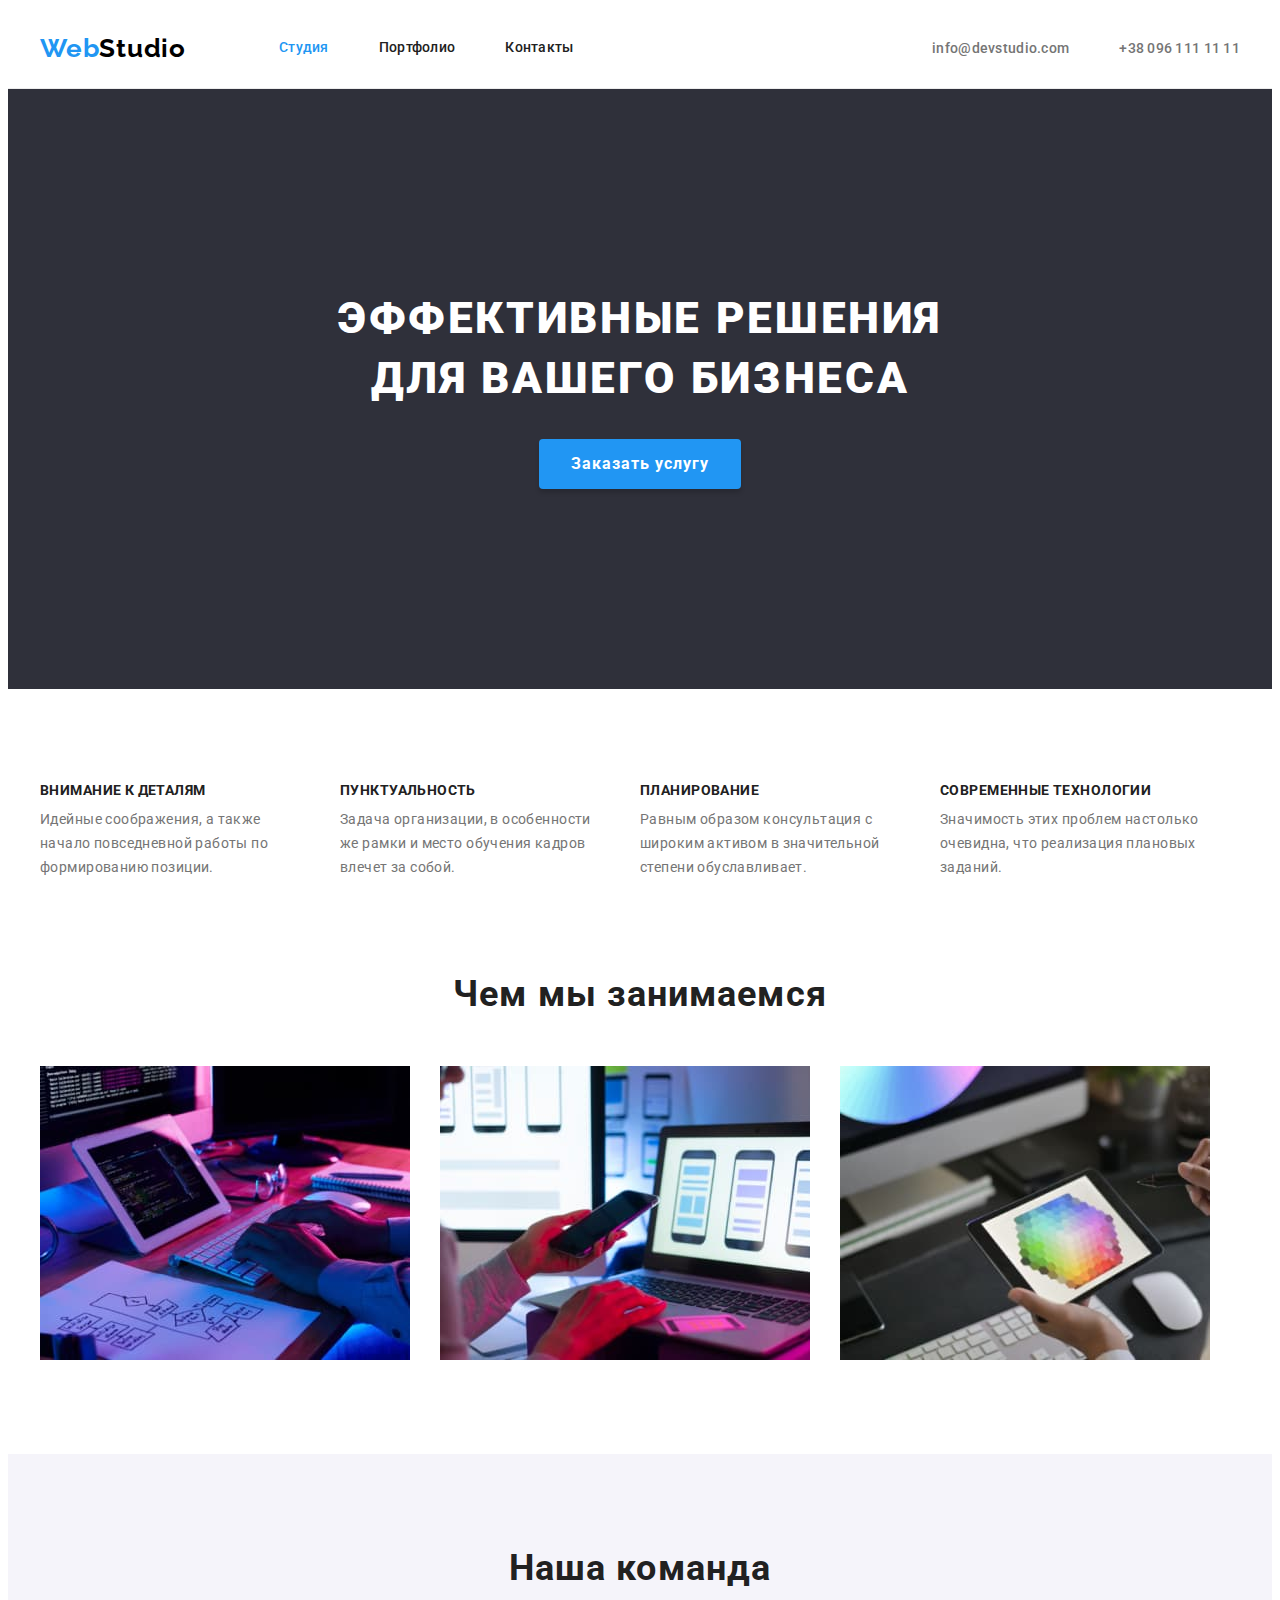
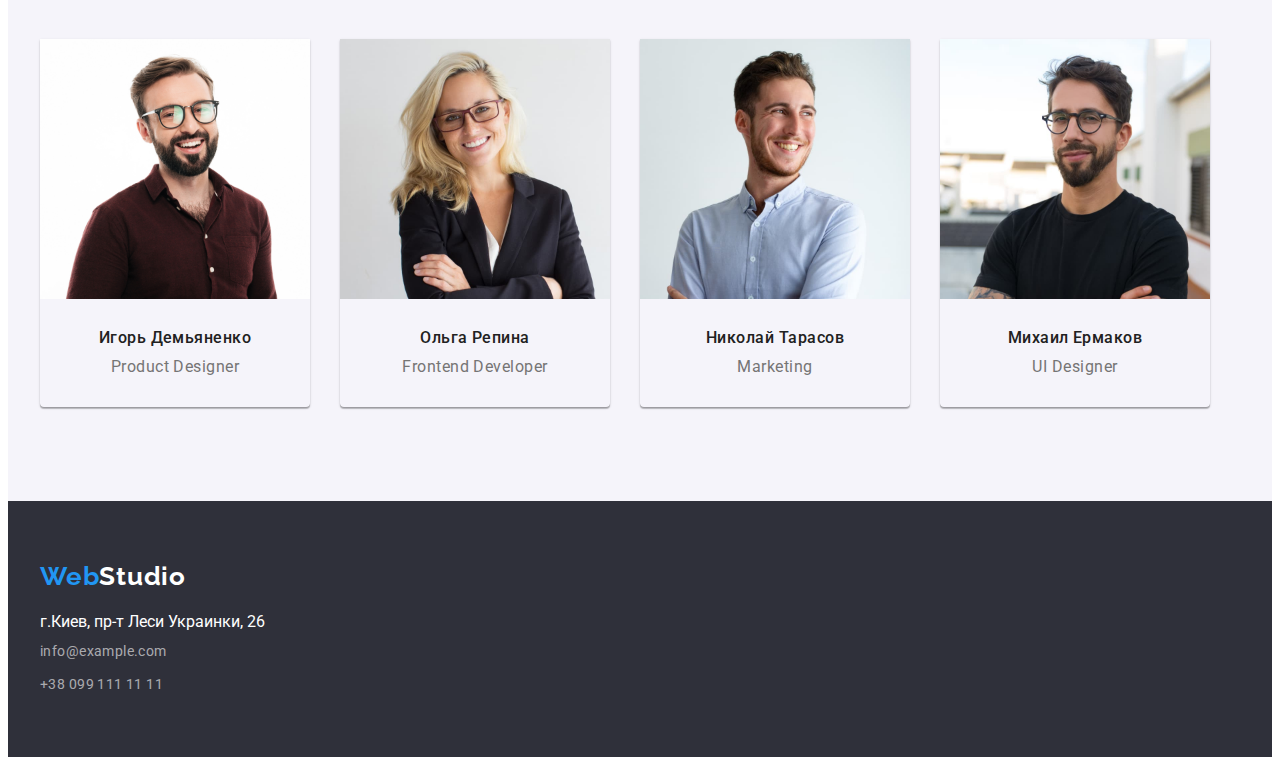
<file: index.html>
<!DOCTYPE html>
<html lang="ru">

<head>
    <link rel="stylesheet" href="https://cdnjs.cloudflare.com/ajax/libs/modern-normalize/1.1.0/modern-normalize.min.css"
        integrity="sha512-wpPYUAdjBVSE4KJnH1VR1HeZfpl1ub8YT/NKx4PuQ5NmX2tKuGu6U/JRp5y+Y8XG2tV+wKQpNHVUX03MfMFn9Q=="
        crossorigin="anonymous" referrerpolicy="no-referrer" />
    <link rel="preconnect" href="https://fonts.googleapis.com">
    <link rel="preconnect" href="https://fonts.gstatic.com" crossorigin>
    <link
        href="https://fonts.googleapis.com/css2?family=Raleway:wght@700&family=Roboto:wght@400;500;700;900&display=swap"
        rel="stylesheet">

    <link rel="stylesheet" href="./css/styles.css">
    <meta charset="UTF-8">
    <meta http-equiv="X-UA-Compatible" content="IE=edge">
    <meta name="viewport" content="width=device-width, initial-scale=1.0">
    <title>WebStudio</title>
</head>

<body>
    <!--Хедер-меню-->
    <header class="header">
        <div class="container header-cont">
            <a href="./index.html" class="title-hd header-logo-cont">Web<span class="title-hd-st">Studio</span></a>
            <nav class="nav-sect-hd ">
                <ul class="list nav-list">
                    <li class="nav-item">
                        <a href="index.html" class="link-hd current">Студия</a>
                    </li>
                    <li class="nav-item">
                        <a href="portfolio.html" class="link-hd">Портфолио</a>
                    </li>
                    <li class="nav-item">
                        <a href="" class="link-hd">Контакты</a>
                    </li>
                </ul>
            </nav>
                <ul class="list cont-menu-container cont-container">
                    <li class="nav-cont-item">
                        <a href="mailto:info@devstudio.com" class="link-hd-cont">info@devstudio.com</a>
                    </li>
                    <li class="nav-cont-item">
                        <a href="tel:+380961111111" class="link-hd-cont">+38 096 111 11 11</a>
                    </li>
                </ul>
        </div>
    </header>
    <!--Hero Section-->
    <main>
        <!--Первая Центральная секция-->
        <section class="hero-text-sect">
            <div class="container">
                <h1 class="hero-text hero-cont">
                    Эффективные решения для вашего бизнеса
                </h1>
                <button type="button" class="button-hero-sect">Заказать услугу</button>
            </div>
        </section>
        <!--Блоками-->
        <section class="section-block-cont">
            <div class="container">
            <ul class="list list-block-cont">
                    <li class="list-pre-title">
                        <h3 class="char-text">Внимание к деталям</h3>
                        <p class="char-text-p">Идейные соображения, а также начало повседневной работы по формированию
                            позиции.</p>
                    </li>
                    <li class="list-pre-title">
                        <h3 class="char-text">Пунктуальность</h3>
                        <p class="char-text-p">Задача организации, в особенности же рамки и место обучения кадров влечет за
                            собой.</p>
                    </li>
                    <li class="list-pre-title"> 
                        <h3 class="char-text">Планирование</h3>
                        <p class="char-text-p">Равным образом консультация с широким активом в значительной степени
                            обуславливает.</p>
                    </li>
                    <li class="list-pre-title">
                        <h3 class="char-text">Современные технологии</h3>
                        <p class="char-text-p">Значимость этих проблем настолько очевидна, что реализация плановых заданий.
                        </p>
                    </li>
                </ul>
            </div>
        </section>
        <!--Чем мы занимаемся-->
        <section class="our-works-container">
            <div class="container">
                <h2 class="our-works">Чем мы занимаемся</h2>
                <ul class="list list-our-works ">
                    <li class="our-works-photo">
                        <img src="./images/Studio/box1.jpg" alt="Картинка 1" width="370" height="294">
                    </li>
                    <li class="our-works-photo">
                        <img src="./images/Studio/box2.jpg" alt="Картинка 2" width="370" height="294">
                    </li>
                    <li class="our-works-photo">
                        <img src="./images/Studio/box3.jpg" alt="Картинка 3" width="370" height="294">
                    </li>
                </ul>
            </div>
        </section>
        <!--НАША КОМАНДА-->
        <section class="our-team-sect">
            <div class="container">
                <h2 class="our-team-text">Наша команда</h2>
                <ul class="list team-list-container">
                    <li class="team-cards item-team-container">
                        <img src="./images/Studio/img0.jpg" alt="Игорь Демьяненко" width="270" height="260">
                        <div class="text-team-cont">
                            <h3 class="team-name">Игорь Демьяненко</h3>
                            <p class="team-text-p">Product Designer</p>
                        </div>
                    </li>
                    <li class="team-cards item-team-container">
                        <img src="./images/Studio/img1.jpg" alt="Ольга Репина" width="270" height="260">
                        <div class="text-team-cont">
                            <h3 class="team-name">Ольга Репина</h3>
                            <p class="team-text-p">Frontend Developer</p>
                        </div>
                    </li>
                    <li class="team-cards item-team-container">
                        <img src="./images/Studio/img2.jpg" alt="Николай Тарасов" width="270" height="260">
                        <div class="text-team-cont">
                            <h3 class="team-name">Николай Тарасов</h3>
                            <p class="team-text-p">Marketing</p>
                        </div>
                    </li>
                    <li class="team-cards item-team-container">
                        <img src="./images/Studio/img3.jpg" alt="Михаил Ермаков" width="270" height="260">
                        <div class="text-team-cont">
                            <h3 class="team-name">Михаил Ермаков</h3>
                            <p class="team-text-p">UI Designer</p>
                        </div>
                    </li>
                </ul>
            </div>
        </section>
    </main>
    <!--Футер-->
    <footer class="footer-sect">
        <div class="container">
            <a href="./index.html" class="logo-name-ft">
                <span class="logo-web-ft">Web</span><span>Studio</span>
            </a>
            <address class="adress-sect">
                <p class="adress-ft footer-item-list">г.Киев, пр-т Леси Украинки, 26</p>
                <ul class="list">
                    <li class="footer-item-list">
                        <a href="mailto:info@example.com" class="link-cont-ft">info@example.com</a>
                    </li>
                    <li class="footer-item-list">
                        <a href="tel:+380991111111" class="link-cont-ft">+38 099 111 11 11</a>
                    </li>
                </ul>
            </address>
        </div>
    </footer>
</body>

</html>
</file>
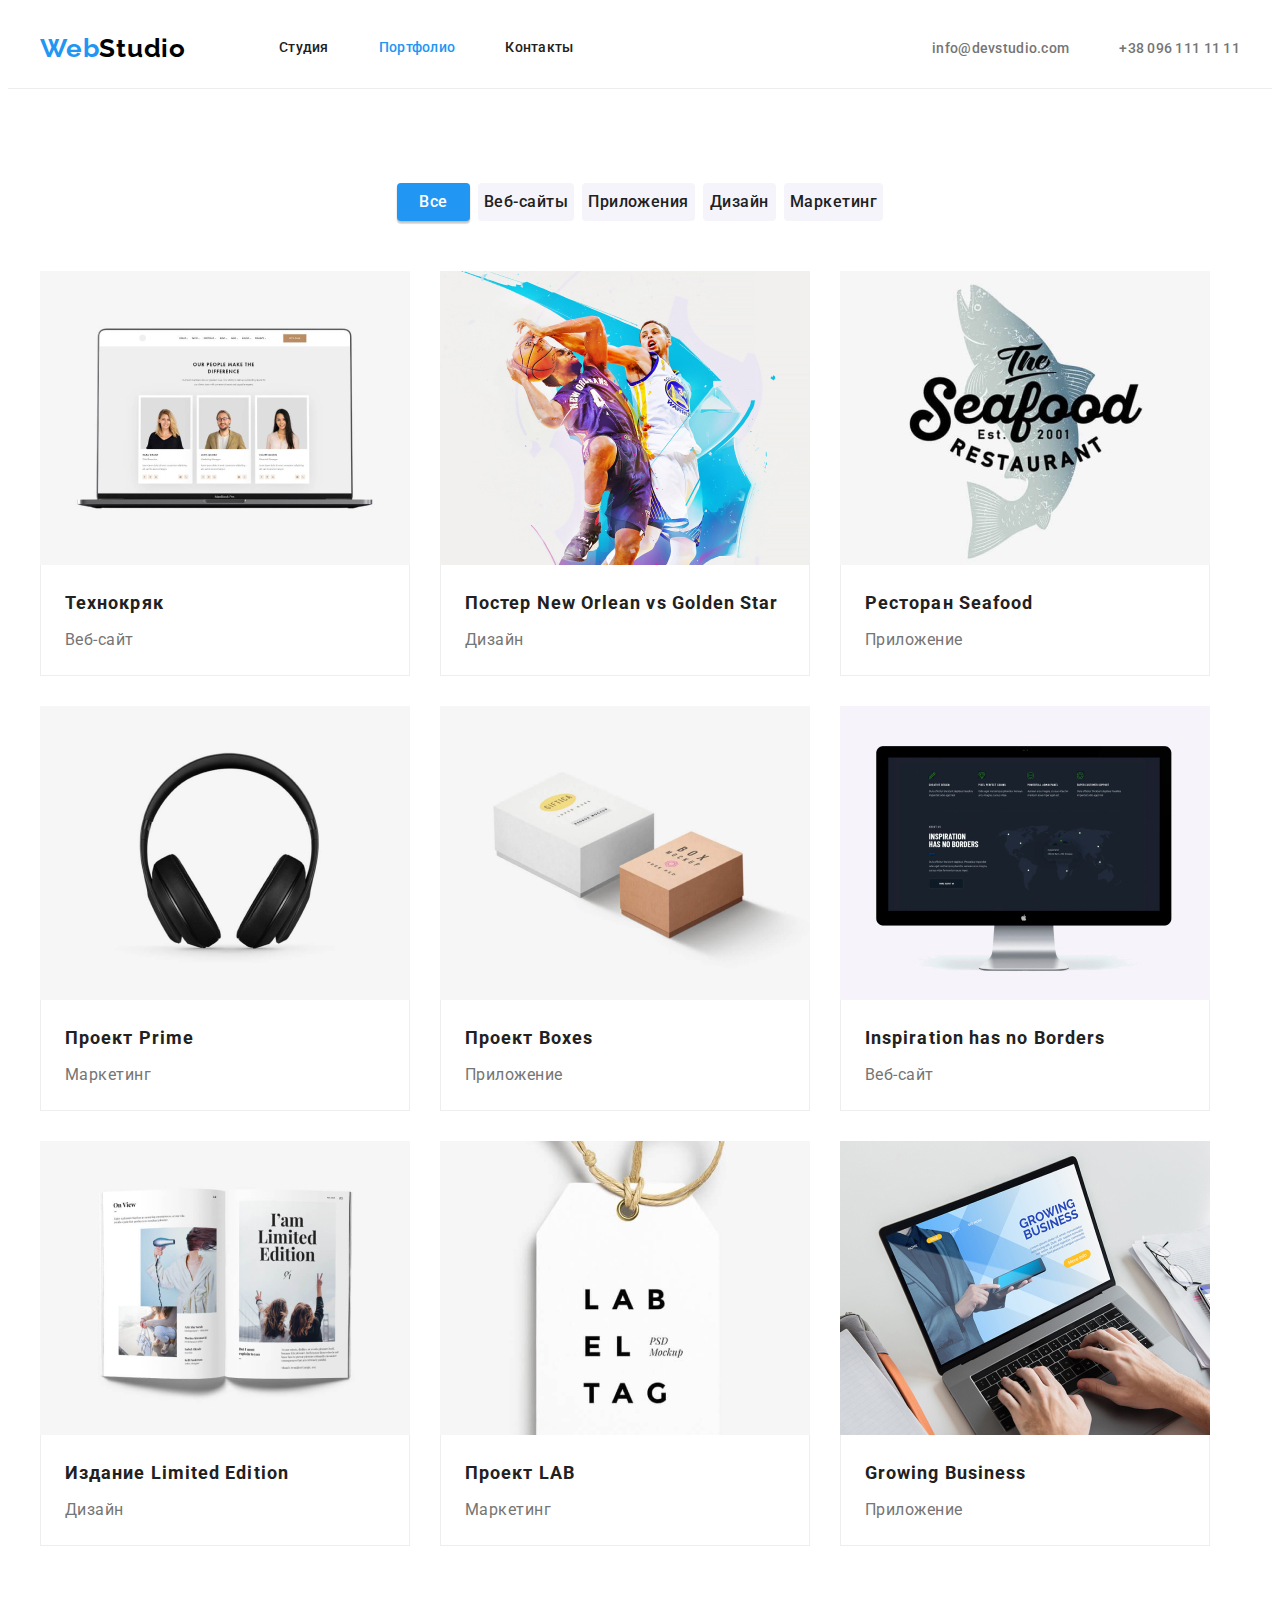
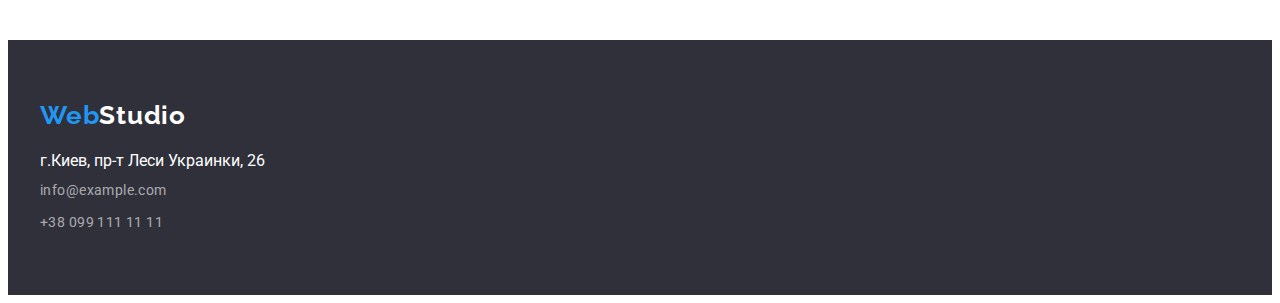
<file: portfolio.html>
<!DOCTYPE html>
<html lang="ru">
<head>
    <link rel="stylesheet" href="https://cdnjs.cloudflare.com/ajax/libs/modern-normalize/1.1.0/modern-normalize.min.css"
        integrity="sha512-wpPYUAdjBVSE4KJnH1VR1HeZfpl1ub8YT/NKx4PuQ5NmX2tKuGu6U/JRp5y+Y8XG2tV+wKQpNHVUX03MfMFn9Q=="
        crossorigin="anonymous" referrerpolicy="no-referrer" />
    <link rel="preconnect" href="https://fonts.googleapis.com">
    <link rel="preconnect" href="https://fonts.gstatic.com" crossorigin>
    <link href="https://fonts.googleapis.com/css2?family=Raleway:wght@700&family=Roboto:wght@400;500;700;900&display=swap"
        rel="stylesheet">

    <link rel="stylesheet" href="./css/styles.css">
    <meta charset="UTF-8">
    <meta http-equiv="X-UA-Compatible" content="IE=edge">
    <meta name="viewport" content="width=device-width, initial-scale=1.0">
    <title>Portfolio</title>
</head>
<body>
    <!--Хедер-меню-->
    <header class="header">
        <div class="container header-cont">
            <a href="./index.html" class="title-hd header-logo-cont">Web<span class="title-hd-st">Studio</span></a>
            <nav class="nav-sect-hd ">
                <ul class="list nav-list">
                    <li class="nav-item">
                        <a href="index.html" class="link-hd">Студия</a>
                    </li>
                    <li class="nav-item">
                        <a href="portfolio.html" class="link-hd current">Портфолио</a>
                    </li>
                    <li class="nav-item">
                        <a href="" class="link-hd">Контакты</a>
                    </li>
                </ul>
            </nav>
            <div class="cont-container">
                <ul class="list cont-menu-container">
                    <li class="nav-cont-item">
                        <a href="mailto:info@devstudio.com" class="link-hd-cont">info@devstudio.com</a>
                    </li>
                    <li class="nav-cont-item">
                        <a href="tel:+380961111111" class="link-hd-cont">+38 096 111 11 11</a>
                    </li>
                </ul>
            </div>
        </div>
    </header>
<!--Центральная секция-->
<main>
    <!--Список-->
    <section class="hero-text-portfolio-cont">
        <div class="container">
            <h1 class="visually-hidden">Таблица/Gallery</h1>
            <ul class="button-filter-sect list">
                <li class="button-filter-list-portf"><button type="button" class="button-filter current-button">Все</button></li>
                <li class="button-filter-list-portf"><button type="button" class="button-filter">Веб-сайты</button></li>
                <li class="button-filter-list-portf"><button type="button" class="button-filter">Приложения</button></li>
                <li class="button-filter-list-portf"><button type="button" class="button-filter">Дизайн</button></li>
                <li class="button-filter-list-portf"><button type="button" class="button-filter">Маркетинг</button></li>
            </ul>
            <!--Галлерея-->
            <ul class="list link-portf item-gallery-portf">
                <li class="gallery-portf-list">
                    <a href="">
                        <img src="./images/Portfolio/Gallery/img0.jpg" alt="Ноутбук" width="370" height="294">
                            <div class="text-portf-photo-gallery">
                                <h3 class="text-filters">Технокряк</h3>
                                <p class="text-filters-p">Веб-сайт</p>
                            </div>
                    </a>
                </li>
                <li class="gallery-portf-list">
                    <a href="">
                        <img src="./images/Portfolio/Gallery/img1.jpg" alt="Дизайн-баскетбол" width="370" height="294">
                            <div class="text-portf-photo-gallery">
                                <h3 class="text-filters">Постер New Orlean vs Golden Star</h3>
                                <p class="text-filters-p">Дизайн</p>
                            </div>
                    </a>
                </li>
                <li class="gallery-portf-list">
                    <a href="">
                        <img src="./images/Portfolio/Gallery/img2.jpg" alt="Фото логотипа ресторана" width="370" height="294">
                            <div class="text-portf-photo-gallery">
                                <h3 class="text-filters">Ресторан Seafood</h3>
                                <p class="text-filters-p">Приложение</p>
                            </div>
                    </a>
                </li>
                <li class="gallery-portf-list">
                    <a href="">
                        <img src="./images/Portfolio/Gallery/img3.jpg" alt="Наушники" width="370" height="294">
                            <div class="text-portf-photo-gallery">
                                <h3 class="text-filters">Проект Prime</h3>
                                <p class="text-filters-p">Маркетинг</p>
                            </div>
                    </a>
                </li>
                <li class="gallery-portf-list">
                    <a href="">
                        <img src="./images/Portfolio/Gallery/img4.jpg" alt="Упаковка/коробка" width="370" height="294">
                            <div class="text-portf-photo-gallery">
                                <h3 class="text-filters">Проект Boxes</h3>
                                <p class="text-filters-p">Приложение</p>
                            </div>
                    </a>
                </li>
                <li class="gallery-portf-list">
                    <a href="">
                        <img src="./images/Portfolio/Gallery/img5.jpg" alt="Монитор" width="370" height="294">
                            <div class="text-portf-photo-gallery">
                                <h3 class="text-filters">Inspiration has no Borders</h3>
                                <p class="text-filters-p">Веб-сайт</p>
                            </div>
                    </a>
                </li>
                <li class="gallery-portf-list">
                    <a href="">
                        <img src="./images/Portfolio/Gallery/img6.jpg" alt="Книга" width="370" height="294">
                            <div class="text-portf-photo-gallery">
                                <h3 class="text-filters">Издание Limited Edition</h3>
                                <p class="text-filters-p">Дизайн</p>
                            </div>
                    </a>
                </li>
                <li class="gallery-portf-list">
                    <a href="">
                        <img src="./images/Portfolio/Gallery/img7.jpg" alt="Этикетка" width="370" height="294">
                            <div class="text-portf-photo-gallery">
                                <h3 class="text-filters">Проект LAB</h3>
                                <p class="text-filters-p">Маркетинг</p>
                            </div>
                    </a>
                </li>
                <li class="gallery-portf-list">
                    <a href="">
                        <img src="./images/Portfolio/Gallery/img8.jpg" alt="Ноутбук с презентацией" width="370" height="294">
                            <div class="text-portf-photo-gallery">
                                <h3 class="text-filters">Growing Business</h3>
                                <p class="text-filters-p">Приложение</p>
                            </div>
                    </a>
                </li>
            </ul>
        </div>
    </section>
</main>
    <!--Футер-->
    <footer class="footer-sect">
        <div class="container footer-container">
            <a href="./index.html" class="logo-name-ft">
                <span class="logo-web-ft">Web</span><span>Studio</span>
            </a>
            <address class="adress-sect">
                <p class="adress-ft footer-item-list">г.Киев, пр-т Леси Украинки, 26</p>
                <ul class="list">
                    <li class="footer-item-list">
                        <a href="mailto:info@example.com" class="link-cont-ft">info@example.com</a>
                    </li>
                    <li class="footer-item-list">
                        <a href="tel:+380991111111" class="link-cont-ft">+38 099 111 11 11</a>
                    </li>
                </ul>
            </address>
        </div>
    </footer>
</body>
</html>
</file>
<file: css/styles.css>
body {
  font-family: "Roboto", sans-serif;
  color: #212121;
}
button {
  font-family: inherit;
  cursor: pointer;
}

p,
h1,
h2,
h3,
h4,
h5,
h6 {
  margin: 0;
}

ul {
  margin: 0;
  padding: 0;
}

button {
  cursor: pointer;
}

img {
  display: block;
  max-width: 100%;
}

.container {
  width: 1200px;
  padding-left: 15px;
  padding-right: 15px;
  margin-left: auto;
  margin-right: auto;
}

.list {
  list-style: none;
}
.link-portf a {
  text-decoration: none;
}
.visually-hidden {
  position: absolute;
  white-space: nowrap;
  width: 1px;
  height: 1px;
  overflow: hidden;
  border: 0;
  padding: 0;
  clip: rect(0 0 0 0);
  clip-path: inset(50%);
  margin: -1px;
}
/*Тут шрифт для лого в Хедере и в футере */
.title-hd,
.logo-name-ft {
  font-family: "Raleway", sans-serif;
}
/*----------------------------Хедер----------------------------*/
.header {
  border-bottom: 1px solid #ececec;
}

.header-cont {
  display: flex;
  align-items: center;
}

/*----------------------------Лого----------------------------*/
.title-hd,
.title-hd-st {
  font-weight: 700;
  font-size: 26px;
  line-height: 1.19;
  letter-spacing: 0.03em;
}
.title-hd {
  color: #2196f3;
}
.title-hd-st {
  color: #000000;
}
.header-logo-cont {
  margin-right: 93px;
}
/*----------------------------Меню навигации сайта----------------------------*/
.nav-list {
  display: flex;
}
.nav-item:not(:last-child) {
  margin-right: 50px;
}
.cont-container {
  margin-left: auto;
}
.cont-menu-container {
  display: flex;
}
.nav-cont-item:not(:last-child) {
  margin-right: 50px;
}
.nav-sect-hd .link-hd,
.link-hd-cont {
  font-weight: 500;
  font-size: 14px;
  line-height: 1.14;
  letter-spacing: 0.02em;
}
.link-hd {
  color: #212121;
  padding-top: 32px;
  padding-bottom: 32px;
  display: block;
}
.title-hd,
.nav-sect-hd .link-hd,
.link-hd-cont {
  text-decoration: none;
}
.link-hd-cont {
  color: #757575;
}
.link-hd:hover,
.link-hd-cont:hover,
.link-hd:focus,
.link-hd-cont:focus {
  color: #2196f3;
}
.link-hd.current {
  color: #2196f3;
}
/*----------------------------Главная Секция----------------------------*/
.hero-cont {
  max-width: 696px;
  margin-left: auto;
  margin-right: auto;
  margin-bottom: 30px;
}
.hero-text-sect {
  background-color: #2f303a;
  padding-top: 200px;
  padding-bottom: 200px;
}
.hero-text {
  font-weight: 900;
  font-size: 44px;
  line-height: 1.36;
  text-align: center;
  letter-spacing: 0.06em;
  text-transform: uppercase;
  color: #ffffff;
}
.button-hero-sect {
  background-color: #2196f3;
  font-weight: 700;
  font-size: 16px;
  line-height: 1.87;
  display: block;
  letter-spacing: 0.06em;
  color: #ffffff;

  margin-left: auto;
  margin-right: auto;
  padding: 10px 32px 10px 32px;
  border: 0px;
  box-shadow: 0px 4px 4px rgba(0, 0, 0, 0.15);
  border-radius: 4px;
}

.button-hero-sect:hover,
.button-hero-sect:focus {
  background-color: #188ce8;
}
.char-text {
  font-weight: 700;
  font-size: 14px;
  line-height: 1.14;
  letter-spacing: 0.03em;
  text-transform: uppercase;
  color: #212121;
  margin-bottom: 10px;
}
.char-text-p {
  font-size: 14px;
  line-height: 1.7;
  letter-spacing: 0.03em;
  color: #757575;
}
.list-block-cont {
  display: flex;
}
.list-pre-title {
  width: 270px;
}
.list-pre-title:not(:last-child) {
  margin-right: 30px;
}
.section-block-cont {
  padding-top: 94px;
  padding-bottom: 94px;
}
/*----------------------------Чем мы занимаемся----------------------------*/
.our-works-container {
  padding-bottom: 94px;
}
.our-works {
  font-weight: 700;
  font-size: 36px;
  line-height: 1.16;
  text-align: center;
  letter-spacing: 0.03em;
  color: #212121;
  margin-bottom: 50px;
}

.list-our-works {
  display: flex;
}

.our-works-photo:not(:last-child) {
  margin-right: 30px;
  width: 370px;
}
/*----------------------------Наша команда----------------------------*/
.item-team-container:not(:last-child) {
  margin-right: 30px;
  width: 270px;
}
.team-list-container {
  display: flex;
}
.team-cards {
  box-shadow: 0px 1px 3px rgba(0, 0, 0, 0.12), 0px 1px 1px rgba(0, 0, 0, 0.14),
    0px 2px 1px rgba(0, 0, 0, 0.2);
  border-radius: 0px 0px 4px 4px;
  border: 0px;
}
.our-team-sect {
  background-color: #f5f4fa;
  padding-top: 94px;
  padding-bottom: 94px;
}
.our-team-text {
  font-weight: bold;
  font-size: 36px;
  line-height: 1.16;
  text-align: center;
  letter-spacing: 0.03em;
  color: #212121;
  margin-bottom: 50px;
}
.team-name {
  font-weight: 500;
  font-size: 16px;
  line-height: 1.18;

  text-align: center;
  letter-spacing: 0.03em;

  color: #212121;

  margin-bottom: 10px;
}
.team-text-p {
  font-size: 16px;
  line-height: 1.18;
  text-align: center;
  letter-spacing: 0.03em;

  color: #757575;
}
.text-team-cont {
  padding-top: 30px;
  padding-bottom: 30px;
}
/*----------------------------Футер----------------------------*/
.footer-sect {
  background-color: #2f303a;
  padding-top: 60px;
  padding-bottom: 60px;
}
.logo-name-ft {
  font-weight: 700;
  font-size: 26px;
  line-height: 1.19;
  letter-spacing: 0.03em;
  color: #ffffff;
  display: inline-block;
  margin-bottom: 20px;
}
.logo-web-ft {
  color: #2196f3;
}
.adress-ft {
  color: #ffffff;
}
.adress-sect {
  font-style: normal;
}
.link-cont-ft {
  font-size: 14px;
  line-height: 1.7;
  letter-spacing: 0.03em;
  color: rgba(255, 255, 255, 0.6);
}
.logo-name-ft,
.link-cont-ft {
  text-decoration: none;
}
.link-cont-ft:hover,
.link-cont-ft:focus {
  color: #ffffff;
}
.footer-item-list:not(:last-child) {
  margin-bottom: 9px;
}
/*--------------------------------------------------------ПОРТФОЛИО--------------------------------------------------------*/
/*Button - Кнопки*/
.hero-text-portfolio-cont {
  padding-top: 94px;
  padding-bottom: 94px;
}
.button-filter.current-button {
  background-color: #2196f3;
  color: #ffffff;
  box-shadow: 0px 3px 1px rgba(0, 0, 0, 0.1), 0px 1px 2px rgba(0, 0, 0, 0.08),
    0px 2px 2px rgba(0, 0, 0, 0.12);
}
.button-filter-sect {
  display: flex;
  margin-bottom: 50px;
  justify-content: center;
}
.button-filter-list-portf:not(:last-child) {
  margin-right: 8px;
}
.button-filter {
  background-color: #f5f4fa;
  font-weight: 500;
  font-size: 16px;
  line-height: 1.6x;
  text-align: center;
  letter-spacing: 0.03em;
  color: #212121;
  border: 0px;
  min-width: 73px;
  height: 38px;
  border-radius: 4px;
  display: inline-block;
}
.button-filter:hover,
.button-filter:focus {
  background-color: #2196f3;
  color: #ffffff;
  box-shadow: 0px 3px 1px rgba(0, 0, 0, 0.1), 0px 1px 2px rgba(0, 0, 0, 0.08),
    0px 2px 2px rgba(0, 0, 0, 0.12);
}

/*----------------------------Галлерея----------------------------*/
.item-gallery-portf {
  display: flex;
  flex-wrap: wrap;
  margin-right: -30px;
  margin-bottom: -30px;
}
.gallery-portf-list {
  margin-right: 30px;
  flex-basis: calc(100% - 3 * 30px)/30px);

  margin-bottom: 30px;
}
.text-filters {
  font-weight: 700;
  font-size: 18px;
  line-height: 2;
  letter-spacing: 0.06em;
  color: #212121;
  margin-bottom: 4px;
}
.text-filters-p {
  font-size: 16px;
  line-height: 1.87;
  letter-spacing: 0.03em;
  color: #757575;
}
.text-portf-photo-gallery {
  padding-top: 20px;
  padding-bottom: 20px;
  padding-left: 24px;
  padding-right: 24px;
  border-bottom: 1px solid #eeeeee;
  border-right: 1px solid #eeeeee;
  border-left: 1px solid #eeeeee;
}
</file>
